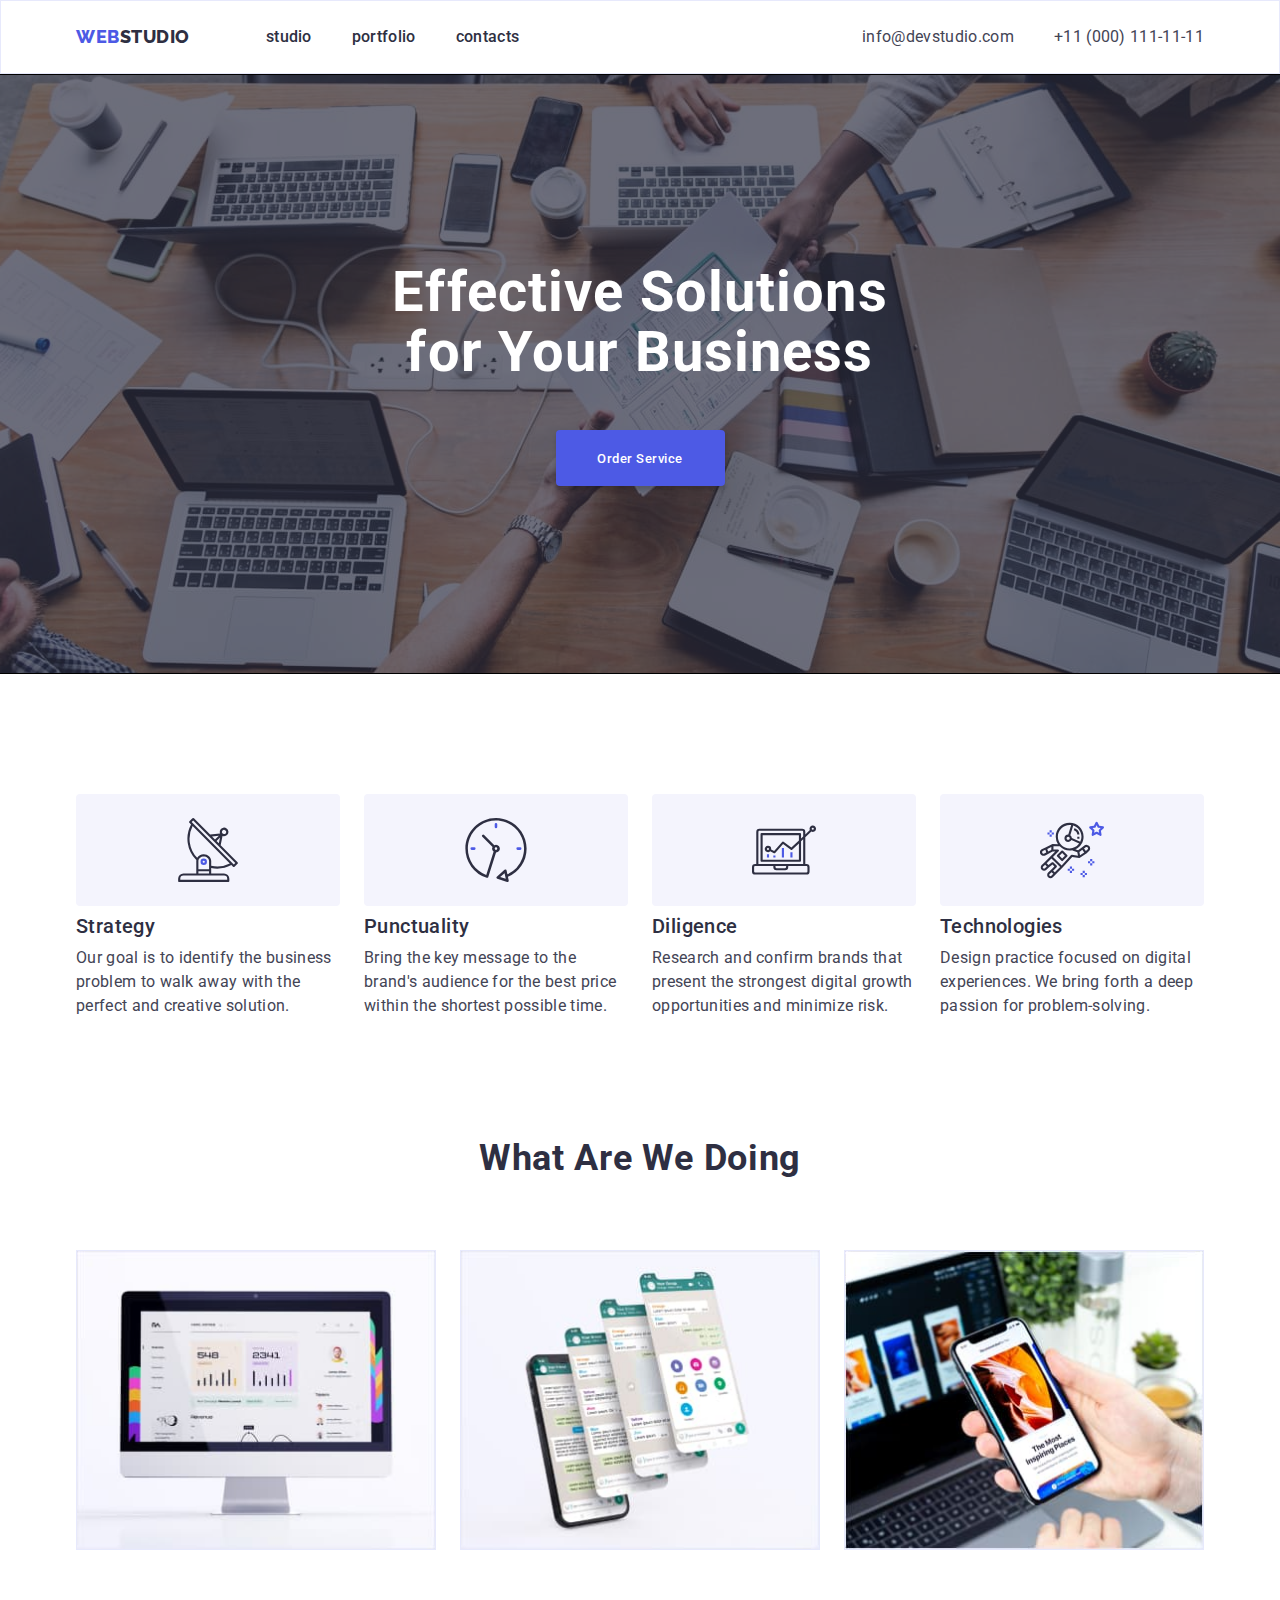
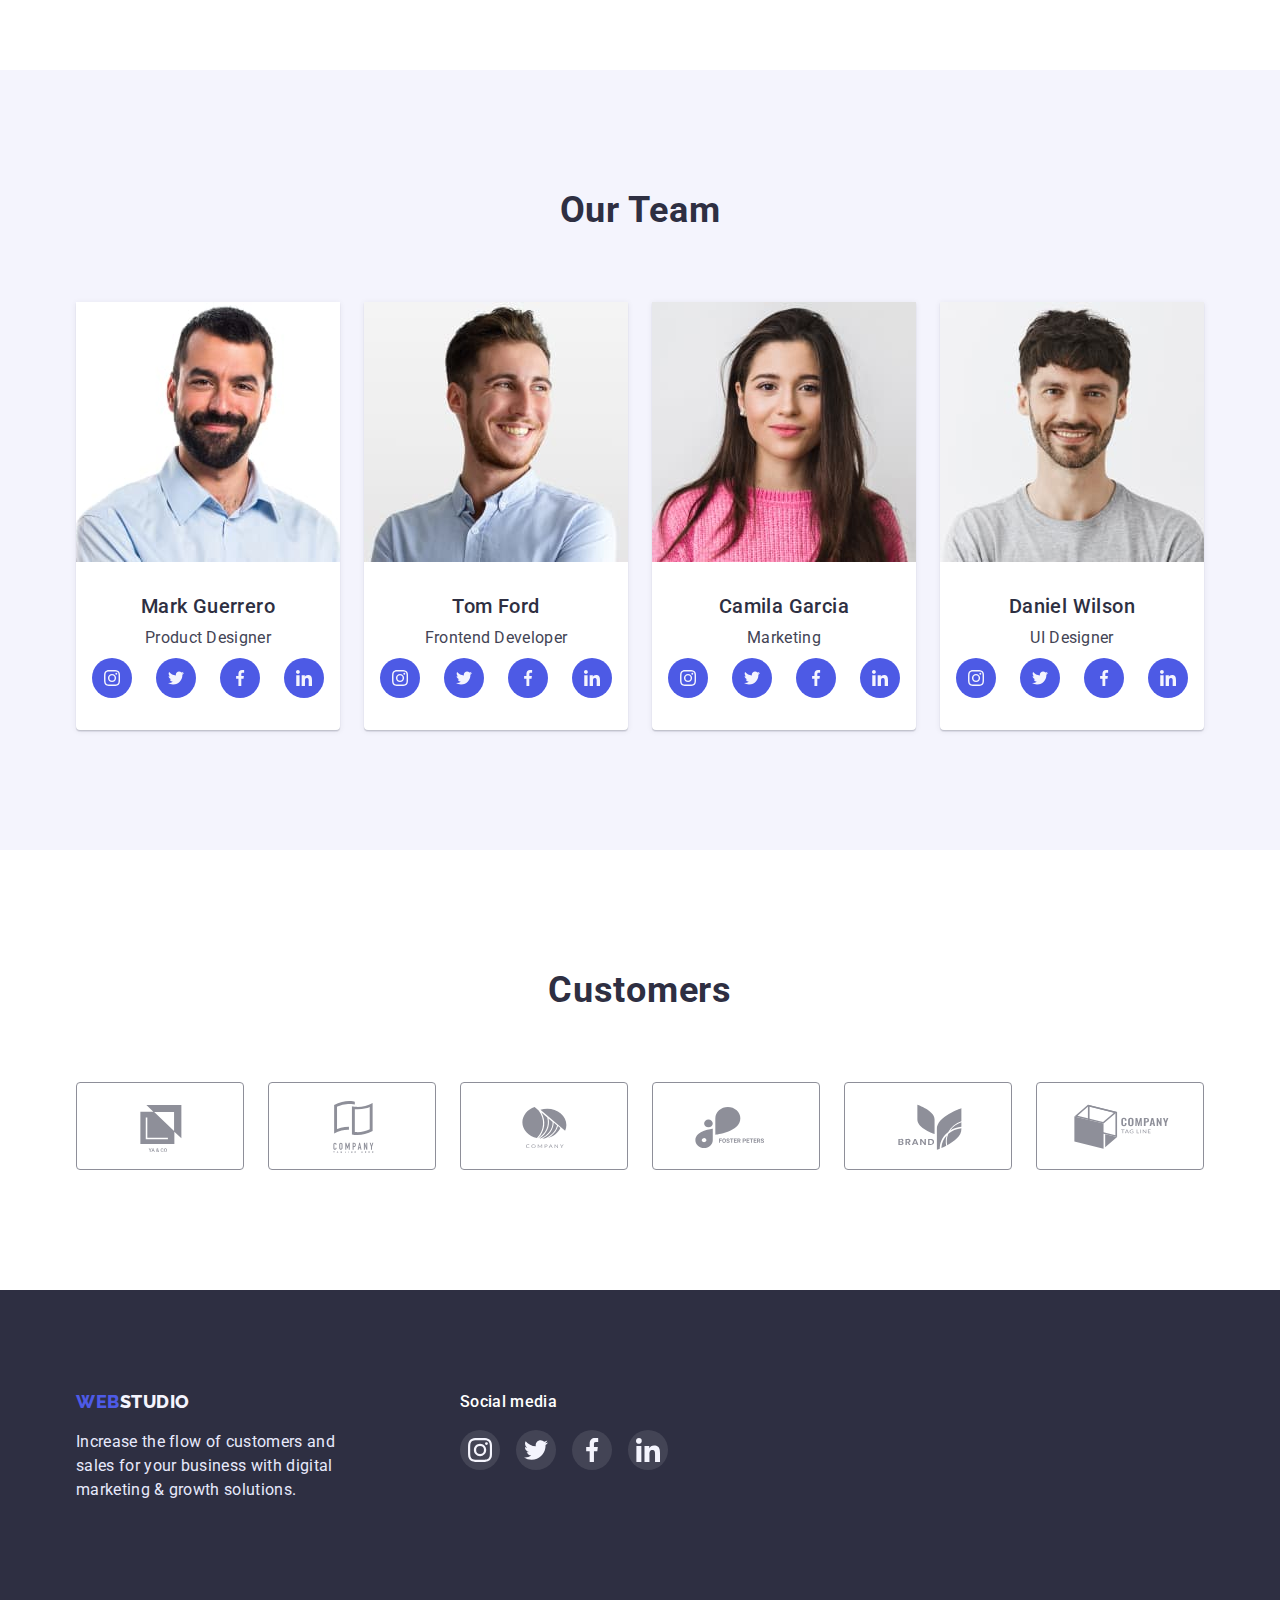
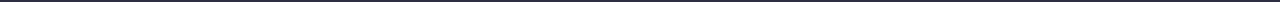
<file: index.html>
<!DOCTYPE html>
<html lang="en">
  <head>
    <meta charset="UTF-8" />
    <meta http-equiv="X-UA-Compatible" content="IE=edge" />
    <meta name="viewport" content="width=device-width, initial-scale=1.0" />
    <title>Document</title>
    <link rel="preconnect" href="https://fonts.googleapis.com" />
    <link rel="preconnect" href="https://fonts.gstatic.com" crossorigin />
    <link
      href="https://fonts.googleapis.com/css2?family=Raleway:wght@800&family=Roboto:wght@400;500;700&display=swap"
      rel="stylesheet"
    />
    <link
      rel="stylesheets"
      href="https://cdnjs.cloudflare.com/ajax/libs/modern-normalize/1.1.0/modern-normalize.min.css"
    />
    <link rel="stylesheet" href="./css/styles.css" />
  </head>
  <body>
    <!--header-->
    <header class="header">
      <div class="header-container container">
        <!--Main navigation-->
        <nav class="header-nav">
          <a class="header-logo link" href="./index.html"
            >web<span class="logo-dark">studio</span>
          </a>

          <ul class="header-list list">
            <li class="header-item">
              <a class="header-link link" href="./index.html">studio</a>
            </li>
            <li class="header-item">
              <a class="header-link link" href="./portfolio.html">portfolio</a>
            </li>
            <li class="header-item">
              <a class="header-link link" href="">contacts</a>
            </li>
          </ul>
        </nav>

        <!--Contacts-->
        <address class="address">
          <ul class="address-list list">
            <li class="address-item">
              <a class="address-link link" href="mailto:info@devstudio.com"
                >info@devstudio.com</a
              >
            </li>
            <li class="address-item">
              <a class="address-link link" href="tel:+110001111111"
                >+11 (000) 111-11-11</a
              >
            </li>
          </ul>
        </address>
      </div>
    </header>

    <main>
      <!--Hero section-->
      <section class="hero">
        <h1 class="hero-title">Effective Solutions for Your Business</h1>
        <button class="btn" type="button">Order Service</button>
      </section>

      <!--Our advantages-->
      <section class="section">
        <div class="container">
          <h2 class="section-title" hidden>Our Advantages</h2>
          
          <ul class="section-list list">
            <li class="section-item">
              <div class="advantages-item">
                <svg class="advantages-icon" width="64" height="64">
                  <use href="./images/symbol-defs.svg#icon-antenna"></use>
                </svg>
              </div>
              <h3 class="section-subtitle">Strategy</h3>
              <p class="section-text">
                Our goal is to identify the business problem to walk away with
                the perfect and creative solution.
              </p>
            </li>

            <li class="section-item">
              <div class="advantages-item">
                <svg class="advantages-icon" width="64" height="64">
                  <use href="./images/symbol-defs.svg#icon-clock"></use>
                </svg>
              </div>
              <h3 class="section-subtitle">Punctuality</h3>
              <p class="section-text">
                Bring the key message to the brand's audience for the best price
                within the shortest possible time.
              </p>
            </li>
            <li class="section-item">
              <div class="advantages-item">
                <svg class="advantages-icon" width="64" height="64">
                  <use href="./images/symbol-defs.svg#icon-diagram"></use>
                </svg>
              </div>
              <h3 class="section-subtitle">Diligence</h3>
              <p class="section-text">
                Research and confirm brands that present the strongest digital
                growth opportunities and minimize risk.
              </p>
            </li>
            <li class="section-item">
              <div class="advantages-item">
                <svg class="advantages-icon" width="64" height="64">
                  <use href="./images/symbol-defs.svg#icon-astronaut"></use>
                </svg>
              </div>
              <h3 class="section-subtitle">Technologies</h3>
              <p class="section-text">
                Design practice focused on digital experiences. We bring forth a
                deep passion for problem-solving.
              </p>
            </li>
          </ul>
        </div>
      </section>

      <!--What are we doing-->
      <section class="gallery section">
        <div class="container">
          <h2 class="section-title">What are we doing</h2>
          <ul class="gallery-list list">
            <li class="gallery-item">
              <img
                class="gallery-img"
                src="images/section2-whatarewedoing/img-1.jpg"
                alt="monitor"
                width="360"
                height="300"
              />
            </li>
            <li class="gallery-item">
              <img
                class="gallery-img"
                src="images/section2-whatarewedoing/img-2.jpg"
                alt="screen"
                width="360"
                height="300"
              />
            </li>
            <li class="gallery-item">
              <img
                class="gallery-img"
                src="images/section2-whatarewedoing/img-3.jpg"
                alt="phone"
                width="360"
                height="300"
              />
            </li>
          </ul>
        </div>
      </section>

      <!--Our team-->
      <section class="team section">
        <div class="container">
          <h2 class="section-title">Our Team</h2>
          <ul class="team-list list">
            <li class="team-item">
              <img
                class="team-photo"
                src="images/section3-ourteam/img-1.jpg"
                alt="mark"
                width="264"
                height="260"
              />
              <div class="team-card">
                <h3 class="section-subtitle">Mark Guerrero</h3>
                <p class="section-text team-position">Product Designer</p>

                <ul class="social-list list">
                  <li class="social-item">
                    <a
                      class="social-link link"
                      href="http://instagram.com"
                      aria-label="Instagram"
                      target="_blank"
                      rel="noopener noreferrer"
                    >
                      <svg class="social-icon" width="16" height="16">
                        <use
                          href="./images/symbol-defs.svg#icon-instagram"
                        ></use>
                      </svg>
                    </a>
                  </li>
                  <li class="social-item">
                    <a
                      class="social-link link"
                      href="http://twitter.com"
                      aria-label="Twitter"
                      target="_blank"
                      rel="noopener noreferrer"
                    >
                      <svg class="social-icon" width="16" height="16">
                        <use href="./images/symbol-defs.svg#icon-twitter"></use>
                      </svg>
                    </a>
                  </li>
                  <li class="social-item">
                    <a
                      class="social-link link"
                      href="http://facebook.com"
                      aria-label="Facebook"
                      target="_blank"
                      rel="noopener noreferrer"
                    >
                      <svg class="social-icon" width="16" height="16">
                        <use
                          href="./images/symbol-defs.svg#icon-facebook"
                        ></use>
                      </svg>
                    </a>
                  </li>
                  <li class="social-item">
                    <a
                      class="social-link link"
                      href="http://linkedin.com"
                      aria-label="LinkedIn"
                      target="_blank"
                      rel="noopener noreferrer"
                    >
                      <svg class="social-icon" width="16" height="16">
                        <use
                          href="./images/symbol-defs.svg#icon-linkedin"
                        ></use>
                      </svg>
                    </a>
                  </li>
                </ul>
              </div>
            </li>

            <li class="team-item">
              <img
                class="team-photo"
                src="images/section3-ourteam/img-2.jpg"
                alt="tom"
                width="264"
                height="260"
              />
              <div class="team-card">
                <h3 class="section-subtitle">Tom Ford</h3>
                <p class="section-text team-position">Frontend Developer</p>
                <ul class="social-list list">
                  <li class="social-item">
                    <a
                      class="social-link link"
                      href="http://instagram.com"
                      aria-label="Instagram"
                      target="_blank"
                      rel="noopener noreferrer"
                    >
                      <svg class="social-icon" width="16" height="16">
                        <use
                          href="./images/symbol-defs.svg#icon-instagram"
                        ></use>
                      </svg>
                    </a>
                  </li>
                  <li class="social-item">
                    <a
                      class="social-link link"
                      href="http://twitter.com"
                      aria-label="Twitter"
                      target="_blank"
                      rel="noopener noreferrer"
                    >
                      <svg class="social-icon" width="16" height="16">
                        <use href="./images/symbol-defs.svg#icon-twitter"></use>
                      </svg>
                    </a>
                  </li>
                  <li class="social-item">
                    <a
                      class="social-link link"
                      href="http://facebook.com"
                      aria-label="Facebook"
                      target="_blank"
                      rel="noopener noreferrer"
                    >
                      <svg class="social-icon" width="16" height="16">
                        <use
                          href="./images/symbol-defs.svg#icon-facebook"
                        ></use>
                      </svg>
                    </a>
                  </li>
                  <li class="social-item">
                    <a
                      class="social-link link"
                      href="http://linkedin.com"
                      aria-label="LinkedIn"
                      target="_blank"
                      rel="noopener noreferrer"
                    >
                      <svg class="social-icon" width="16" height="16">
                        <use
                          href="./images/symbol-defs.svg#icon-linkedin"
                        ></use>
                      </svg>
                    </a>
                  </li>
                </ul>
              </div>
            </li>
            <li class="team-item">
              <img
                class="team-photo"
                src="images/section3-ourteam/img-3.jpg"
                alt="camila"
                width="264"
                height="260"
              />
              <div class="team-card">
                <h3 class="section-subtitle">Camila Garcia</h3>
                <p class="section-text team-position">Marketing</p>
                <ul class="social-list list">
                  <li class="social-item">
                    <a
                      class="social-link link"
                      href="http://instagram.com"
                      aria-label="Instagram"
                      target="_blank"
                      rel="noopener noreferrer"
                    >
                      <svg class="social-icon" width="16" height="16">
                        <use
                          href="./images/symbol-defs.svg#icon-instagram"
                        ></use>
                      </svg>
                    </a>
                  </li>
                  <li class="social-item">
                    <a
                      class="social-link link"
                      href="http://twitter.com"
                      aria-label="Twitter"
                      target="_blank"
                      rel="noopener noreferrer"
                    >
                      <svg class="social-icon" width="16" height="16">
                        <use href="./images/symbol-defs.svg#icon-twitter"></use>
                      </svg>
                    </a>
                  </li>
                  <li class="social-item">
                    <a
                      class="social-link link"
                      href="http://facebook.com"
                      aria-label="Facebook"
                      target="_blank"
                      rel="noopener noreferrer"
                    >
                      <svg class="social-icon" width="16" height="16">
                        <use
                          href="./images/symbol-defs.svg#icon-facebook"
                        ></use>
                      </svg>
                    </a>
                  </li>
                  <li class="social-item">
                    <a
                      class="social-link link"
                      href="http://linkedin.com"
                      aria-label="LinkedIn"
                      target="_blank"
                      rel="noopener noreferrer"
                    >
                      <svg class="social-icon" width="16" height="16">
                        <use
                          href="./images/symbol-defs.svg#icon-linkedin"
                        ></use>
                      </svg>
                    </a>
                  </li>
                </ul>
              </div>
            </li>
            <li class="team-item">
              <img
                class="team-photo"
                src="images/section3-ourteam/img-4.jpg"
                alt="daniel"
                width="264"
                height="260"
              />
              <div class="team-card">
                <h3 class="section-subtitle">Daniel Wilson</h3>
                <p class="section-text team-position">UI Designer</p>
                <ul class="social-list list">
                  <li class="social-item">
                    <a
                      class="social-link link"
                      href="http://instagram.com"
                      aria-label="Instagram"
                      target="_blank"
                      rel="noopener noreferrer"
                    >
                      <svg class="social-icon" width="16" height="16">
                        <use
                          href="./images/symbol-defs.svg#icon-instagram"
                        ></use>
                      </svg>
                    </a>
                  </li>
                  <li class="social-item">
                    <a
                      class="social-link link"
                      href="http://twitter.com"
                      aria-label="Twitter"
                      target="_blank"
                      rel="noopener noreferrer"
                    >
                      <svg class="social-icon" width="16" height="16">
                        <use href="./images/symbol-defs.svg#icon-twitter"></use>
                      </svg>
                    </a>
                  </li>
                  <li class="social-item">
                    <a
                      class="social-link link"
                      href="http://facebook.com"
                      aria-label="Facebook"
                      target="_blank"
                      rel="noopener noreferrer"
                    >
                      <svg class="social-icon" width="16" height="16">
                        <use
                          href="./images/symbol-defs.svg#icon-facebook"
                        ></use>
                      </svg>
                    </a>
                  </li>
                  <li class="social-item">
                    <a
                      class="social-link link"
                      href="http://linkedin.com"
                      aria-label="LinkedIn"
                      target="_blank"
                      rel="noopener noreferrer"
                    >
                      <svg class="social-icon" width="16" height="16">
                        <use
                          href="./images/symbol-defs.svg#icon-linkedin"
                        ></use>
                      </svg>
                    </a>
                  </li>
                </ul>
              </div>
            </li>
          </ul>
        </div>
      </section>

      <!-- Customers -->
      <section class="customers section">
        <div class="container">
          <h2 class="section-title">Customers</h2>

          <ul class="customers-list list">
            <li class="customers-item">
              <a
                class="customers-link link"
                href=""
                aria-label="Company"
                target="_blank"
                rel="noopener noreferrer"
              >
                <svg class="customers-icon" width="104" height="56">
                  <use href="./images/symbol-defs.svg#icon-logo1"></use>
                </svg>
              </a>
            </li>

            <li class="customers-item">
              <a
                class="customers-link link"
                href=""
                aria-label="Company"
                target="_blank"
                rel="noopener noreferrer"
              >
                <svg class="customers-icon" width="104" height="56">
                  <use href="./images/symbol-defs.svg#icon-logo2"></use>
                </svg>
              </a>
            </li>

            <li class="customers-item">
              <a
                class="customers-link link"
                href=""
                aria-label="Company"
                target="_blank"
                rel="noopener noreferrer"
              >
                <svg class="customers-icon" width="104" height="56">
                  <use href="./images/symbol-defs.svg#icon-logo3"></use>
                </svg>
              </a>
            </li>

            <li class="customers-item">
              <a
                class="customers-link link"
                href=""
                aria-label="Company"
                target="_blank"
                rel="noopener noreferrer"
              >
                <svg class="customers-icon" width="104" height="56">
                  <use href="./images/symbol-defs.svg#icon-logo4"></use>
                </svg>
              </a>
            </li>

            <li class="customers-item">
              <a
                class="customers-link link"
                href=""
                aria-label="Company"
                target="_blank"
                rel="noopener noreferrer"
              >
                <svg class="customers-icon" width="104" height="56">
                  <use href="./images/symbol-defs.svg#icon-logo5"></use>
                </svg>
              </a>
            </li>

            <li class="customers-item">
              <a
                class="customers-link link"
                href=""
                aria-label="Company"
                target="_blank"
                rel="noopener noreferrer"
              >
                <svg class="customers-icon" width="104" height="56">
                  <use href="./images/symbol-defs.svg#icon-logo6"></use>
                </svg>
              </a>
            </li>
          </ul>
        </div>
      </section>
    </main>

    <!--Footer-->
    <footer class="footer">
      <div class="footer-items container">
        <div class="footer-wrapper">
          <a class="footer-logo link" href="./index.html"
            >web<span class="logo-light">studio</span>
          </a>
          <p class="footer-text">
            Increase the flow of customers and sales for your business with
            digital marketing & growth solutions.
          </p>
        </div>

        <div class="footer-container">
          <p class="footer-subtitle">Social media</p>
          <ul class="social-list footer-list list">
            <li class="social-item">
              <a
                class="social-link footer-link link"
                href="http://instagram.com"
                aria-label="Instagram"
                target="_blank"
                rel="noopener noreferrer"
              >
                <svg class="social-icon" width="24" height="24">
                  <use href="./images/symbol-defs.svg#icon-instagram"></use>
                </svg>
              </a>
            </li>

            <li class="social-item">
              <a
                class="social-link footer-link link"
                href="http://twitter.com"
                aria-label="Twitter"
                target="_blank"
                rel="noopener noreferrer"
              >
                <svg class="social-icon" width="24" height="24">
                  <use href="./images/symbol-defs.svg#icon-twitter"></use>
                </svg>
              </a>
            </li>

            <li class="social-item">
              <a
                class="social-link footer-link link"
                href="http://facebook.com"
                aria-label="Facebook"
                target="_blank"
                rel="noopener noreferrer"
              >
                <svg class="social-icon" width="24" height="24">
                  <use href="./images/symbol-defs.svg#icon-facebook"></use>
                </svg>
              </a>
            </li>

            <li class="social-item">
              <a
                class="social-link footer-link link"
                href="http://linkedin.com"
                aria-label="LinkedIn"
                target="_blank"
                rel="noopener noreferrer"
              >
                <svg class="social-icon" width="24" height="24">
                  <use href="./images/symbol-defs.svg#icon-linkedin"></use>
                </svg>
              </a>
            </li>
          </ul>
        </div>
      </div>
    </footer>
  </body>
</html>
</file>
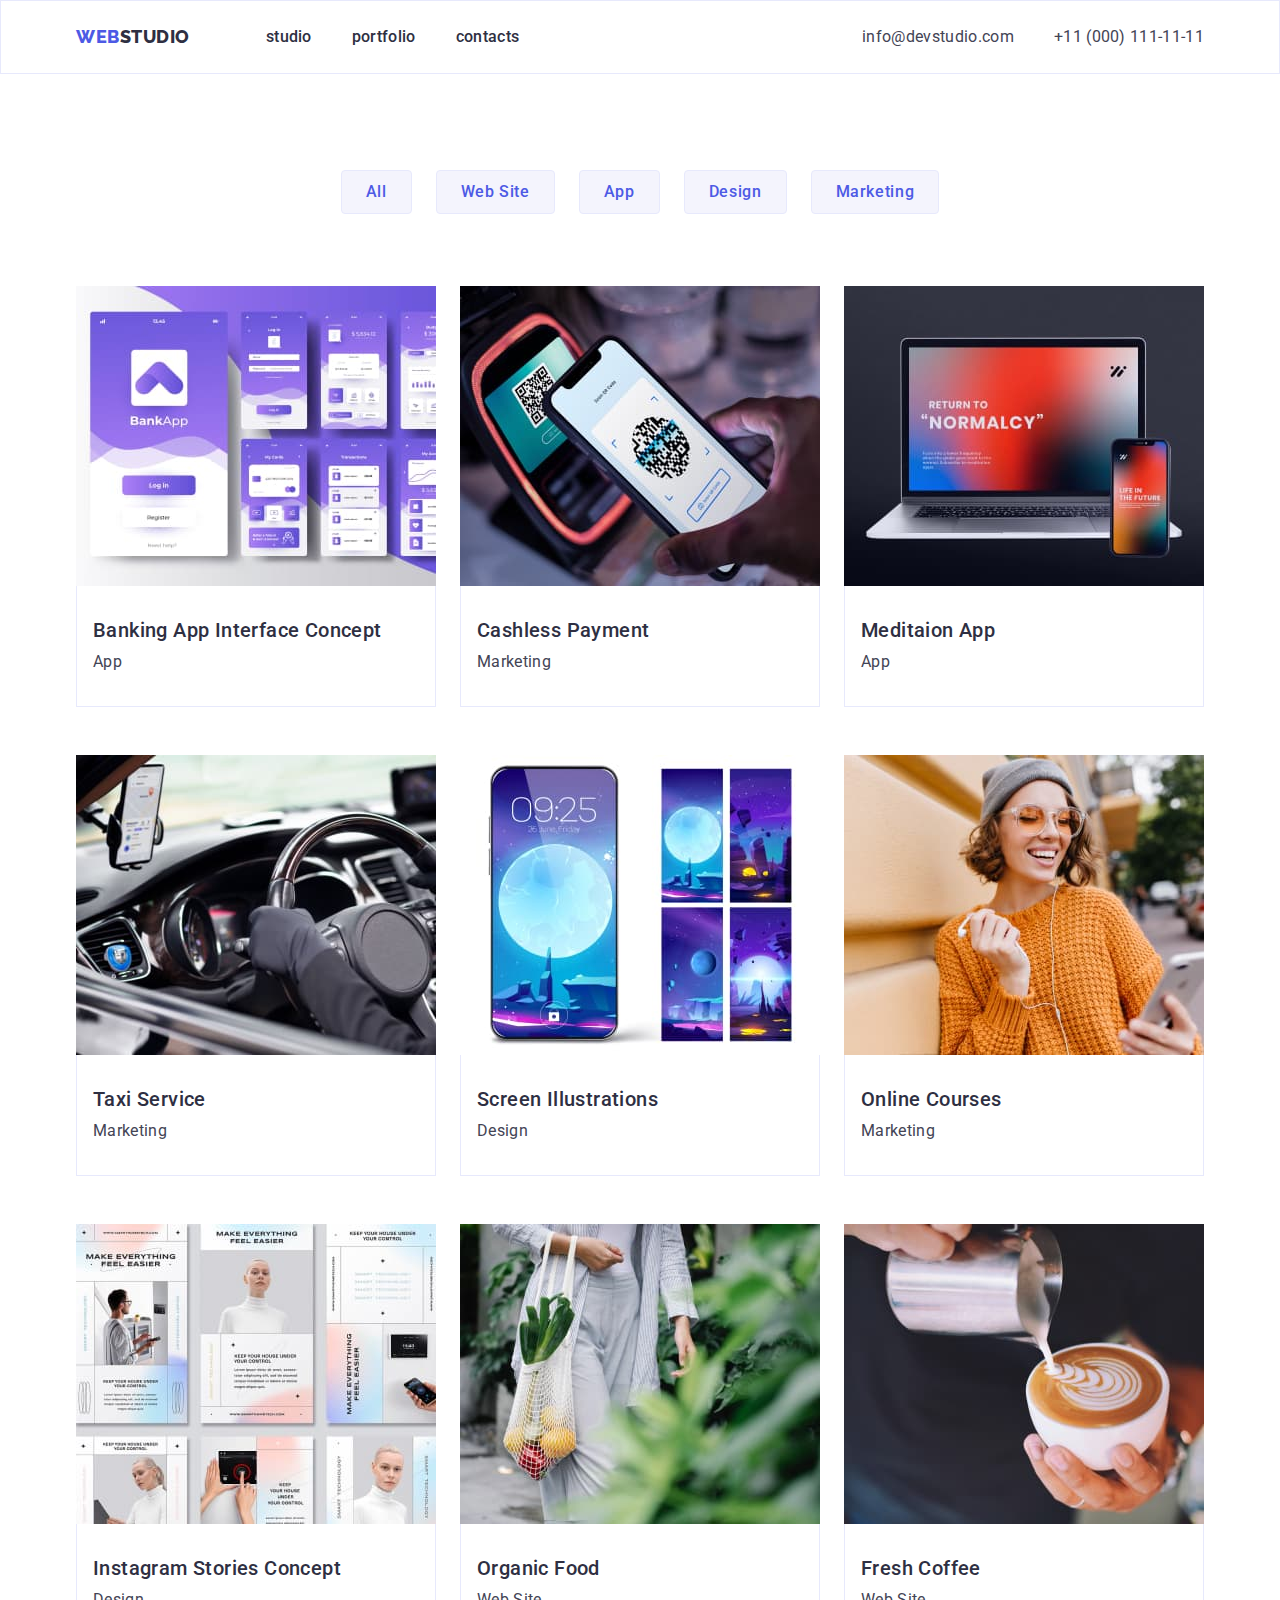
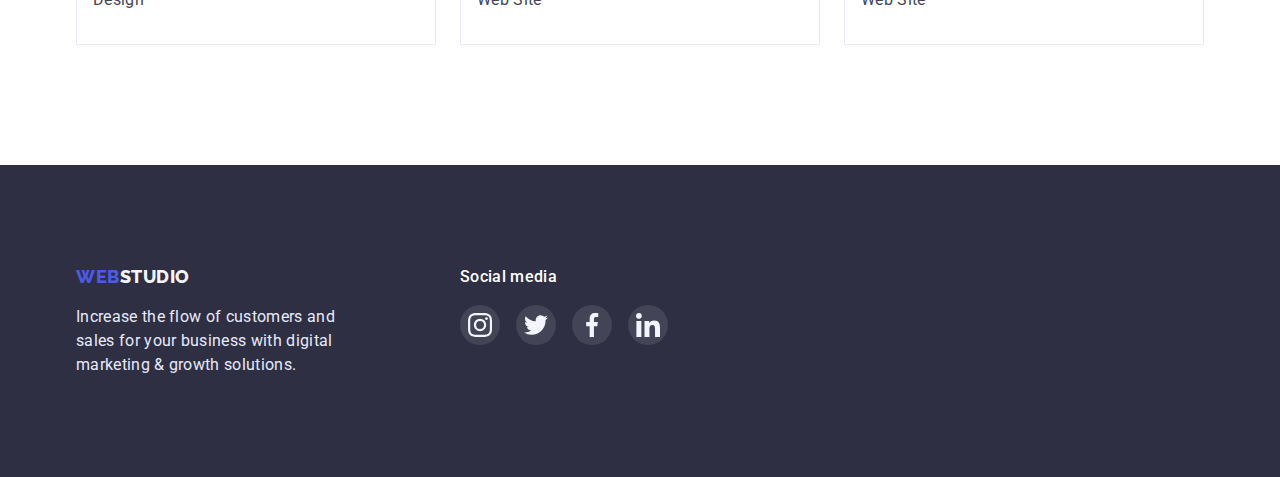
<file: portfolio.html>
<!DOCTYPE html>
<html lang="en">
  <head>
    <meta charset="UTF-8" />
    <meta http-equiv="X-UA-Compatible" content="IE=edge" />
    <meta name="viewport" content="width=device-width, initial-scale=1.0" />
    <title>Document</title>
    <link rel="preconnect" href="https://fonts.googleapis.com" />
    <link rel="preconnect" href="https://fonts.gstatic.com" crossorigin />
    <link
      href="https://fonts.googleapis.com/css2?family=Raleway:wght@800&family=Roboto:wght@400;500;700&display=swap"
      rel="stylesheet"
    />
    <link
      rel="stylesheet"
      href="https://cdnjs.cloudflare.com/ajax/libs/modern-normalize/1.1.0/modern-normalize.min.css"
    />
    <link rel="stylesheet" href="./css/styles.css" />
  </head>

  <body>
    <!-- Header -->
    <header class="header">
      <div class="header-container container">
        <!--Main navigation-->
        <nav class="header-nav">
          <a class="header-logo link" href="./index.html">
            <span>web</span><span class="logo-dark">studio</span>
          </a>

          <ul class="header-list list">
            <li class="header-item">
              <a class="header-link link" href="./index.html">studio</a>
            </li>
            <li class="header-item">
              <a class="header-link link" href="./portfolio.html">portfolio</a>
            </li>
            <li class="header-item">
              <a class="header-link link" href="">contacts</a>
            </li>
          </ul>
        </nav>

        <!--Contacts-->
        <address class="address">
          <ul class="address-list list">
            <li class="address-item">
              <a class="address-link link" href="mailto:info@devstudio.com"
                >info@devstudio.com</a
              >
            </li>
            <li class="address-item">
              <a class="address-link link" href="tel:+110001111111"
                >+11 (000) 111-11-11</a
              >
            </li>
          </ul>
        </address>
      </div>
    </header>

    <main>
      <!-- Filters -->

      <section class="portfolio section">
        <div class="container">
          <ul class="filters-list list">
            <li class="filters-item">
              <button class="filters-btn" type="button">All</button>
            </li>
            <li class="filters-item">
              <button class="filters-btn" type="button">Web Site</button>
            </li>
            <li class="filters-item">
              <button class="filters-btn" type="button">App</button>
            </li>
            <li class="filters-item">
              <button class="filters-btn" type="button">Design</button>
            </li>
            <li class="filters-item">
              <button class="filters-btn" type="button">Marketing</button>
            </li>
          </ul>

          <!-- Portfolio -->

          <h1 class="portfolio-title" hidden>Portfolio</h1>

          <ul class="portfolio-list list">
            <li class="portfolio-item">
              <a class="portfolio-link link" href="">
                <img
                  class="portfolio-img"
                  src="./images/portfolio-section/img-1.jpg"
                  alt="Bank app"
                  width="360"
                  height="300"
                />
                <div class="portfolio-card">
                  <h2 class="section-subtitle">
                    Banking App Interface Concept
                  </h2>
                  <p class="section-text">App</p>
                </div>
              </a>
            </li>
            <li class="portfolio-item">
              <a class="portfolio-link link" href="">
                <img
                  class="portfolio-img"
                  src="./images/portfolio-section/img-2.jpg"
                  alt="Payment"
                  width="360"
                  height="300"
                />
                <div class="portfolio-card">
                  <h2 class="section-subtitle">Cashless Payment</h2>
                  <p class="section-text">Marketing</p>
                </div>
              </a>
            </li>
            <li class="portfolio-item">
              <a class="portfolio-link link" href="">
                <img
                  class="portfolio-img"
                  src="./images/portfolio-section/img-3.jpg"
                  alt="Meditaion"
                  width="360"
                  height="300"
                />
                <div class="portfolio-card">
                  <h2 class="section-subtitle">Meditaion App</h2>
                  <p class="section-text">App</p>
                </div>
              </a>
            </li>
            <li class="portfolio-item">
              <a class="portfolio-link link" href="">
                <img
                  class="portfolio-img"
                  src="./images/portfolio-section/img-4.jpg"
                  alt="Taxi"
                  width="360"
                  height="300"
                />
                <div class="portfolio-card">
                  <h2 class="section-subtitle">Taxi Service</h2>
                  <p class="section-text">Marketing</p>
                </div>
              </a>
            </li>
            <li class="portfolio-item">
              <a class="portfolio-link link" href="">
                <img
                  class="portfolio-img"
                  src="./images/portfolio-section/img-5.jpg"
                  alt="Illustrations"
                  width="360"
                  height="300"
                />
                <div class="portfolio-card">
                  <h2 class="section-subtitle">Screen Illustrations</h2>
                  <p class="section-text">Design</p>
                </div>
              </a>
            </li>
            <li class="portfolio-item">
              <a class="portfolio-link link" href="">
                <img
                  class="portfolio-img"
                  src="./images/portfolio-section/img-6.jpg"
                  alt="Courses"
                  width="360"
                  height="300"
                />
                <div class="portfolio-card">
                  <h2 class="section-subtitle">Online Courses</h2>
                  <p class="section-text">Marketing</p>
                </div>
              </a>
            </li>
            <li class="portfolio-item">
              <a class="portfolio-link link" href="">
                <img
                  class="portfolio-img"
                  src="./images/portfolio-section/img-7.jpg"
                  alt="Stories"
                  width="360"
                  height="300"
                />
                <div class="portfolio-card">
                  <h2 class="section-subtitle">Instagram Stories Concept</h2>
                  <p class="section-text">Design</p>
                </div>
              </a>
            </li>
            <li class="portfolio-item">
              <a class="portfolio-link link" href="">
                <img
                  class="portfolio-img"
                  src="./images/portfolio-section/img-8.jpg"
                  alt="Food"
                  width="360"
                  height="300"
                />
                <div class="portfolio-card">
                  <h2 class="section-subtitle">Organic Food</h2>
                  <p class="section-text">Web Site</p>
                </div>
              </a>
            </li>
            <li class="portfolio-item">
              <a class="portfolio-link link" href="">
                <img
                  class="portfolio-img"
                  src="./images/portfolio-section/img-9.jpg"
                  alt="Coffee"
                  width="360"
                  height="300"
                />
                <div class="portfolio-card">
                  <h2 class="section-subtitle">Fresh Coffee</h2>
                  <p class="section-text">Web Site</p>
                </div>
              </a>
            </li>
          </ul>
        </div>
      </section>
    </main>

    <!--Footer-->
    <footer class="footer">
      <div class="footer-items container">
        <div class="footer-wrapper">
          <a class="footer-logo link" href="./index.html"
            >web<span class="logo-light">studio</span>
          </a>
          <p class="footer-text">
            Increase the flow of customers and sales for your business with
            digital marketing & growth solutions.
          </p>
        </div>

        <div class="footer-container">
          <p class="footer-subtitle">Social media</p>
          <ul class="social-list footer-list list">
            <li class="social-item">
              <a
                class="social-link footer-link link"
                href="http://instagram.com"
                aria-label="Instagram"
                target="_blank"
                rel="noopener noreferrer"
              >
                <svg class="social-icon" width="24" height="24">
                  <use href="./images/symbol-defs.svg#icon-instagram"></use>
                </svg>
              </a>
            </li>

            <li class="social-item">
              <a
                class="social-link footer-link link"
                href="http://twitter.com"
                aria-label="Twitter"
                target="_blank"
                rel="noopener noreferrer"
              >
                <svg class="social-icon" width="24" height="24">
                  <use href="./images/symbol-defs.svg#icon-twitter"></use>
                </svg>
              </a>
            </li>
            
            <li class="social-item">
              <a
                class="social-link footer-link link"
                href="http://facebook.com"
                aria-label="Facebook"
                target="_blank"
                rel="noopener noreferrer"
              >
                <svg class="social-icon" width="24" height="24">
                  <use href="./images/symbol-defs.svg#icon-facebook"></use>
                </svg>
              </a>
            </li>
            <li class="social-item">
              <a
                class="social-link footer-link link"
                href="http://linkedin.com"
                aria-label="LinkedIn"
                target="_blank"
                rel="noopener noreferrer"
              >
                <svg class="social-icon" width="24" height="24">
                  <use href="./images/symbol-defs.svg#icon-linkedin"></use>
                </svg>
              </a>
            </li>
          </ul>
        </div>
      </div>
    </footer>
  </body>
</html>
</file>
<file: css/styles.css>
:root {
    /* fonts */
--main-font: "Roboto", sans-serif;
--second-font: "Raleway", sans-serif;

    /* colors */
--primary-brand: #4D5AE5;
--pressed-state: #404BBF;
--dark: #2E2F42;
--success: #31d0aa;
--sucsess-75: rgba(49, 208, 170, 0.75);
--sucsess-50: rgba(49, 208, 170, 0.5);
--sucsess-10: rgba(49, 208, 170, 0.1);
--text: #434455;
--subtle-text: #8E8F99;
--accent: #E7E9FC;
--light: #F4F4FD;
--modal-overlay: rgba(46, 47, 66, 0.4);
--hero-background: rgba(46, 47, 66, 0.7);
--white: #FFFFFF;
}

*,
*::before,
*::after {
box-sizing: border-box; 
}

/* Reset */
h1,
h2,
h3,
h4,
h5,
h6,
p {
 margin: 0;
 padding: 0;
}

ul {
margin: 0;
padding: 0;
list-style: none;
}

img {
display: block;
max-width: 100%;
height: auto;
}



/* Main styles */

body {
margin: 0;
font-family: var(--main-font);
font-size: 16px;
color: var(--text);
}

.link {
font-family: inherit;
text-decoration: none;
}

.container {
width: 1158px;
padding-left: 15px;
padding-right: 15px;
margin-left: auto;
margin-right: auto;

/* outline: 2px solid red;
outline-offset: -2px; */
}


/* ---------------------------------------------- */
/* Header styles */
/* ---------------------------------------------- */

.header {
border: 1px solid #E7E9FC;
}

.header-container {
display: flex;
align-items: center;
}

.header-nav {
display: flex;
align-items: center;
margin-right: auto;
}

.header-logo {
margin-right: 76px;

}

.header-list,
.address-list {
display: flex;
gap: 40px;
}

.header-logo,
.footer-logo {
font-family: var(--second-font);
font-weight: 800;
font-size: 18px;
line-height: calc(24 / 18);
letter-spacing: 0.03em;
text-transform: uppercase;
color: var(--primary-brand);
}

.logo-dark {
color: var(--dark);
}

.header-link {
 display: block;
 padding-top: 24px;
 padding-bottom: 24px;

line-height: 1.5;
font-weight: 500;
letter-spacing: 0.02em;
color: var(--dark);
}

.header-link:hover,
.header-link:focus {
color: var(--pressed-state);
}

/* ---------------------------------------------- */
/* Contacts styles */
/* ---------------------------------------------- */

.address-link {
display: block;
padding-top: 24px;
padding-bottom: 24px;

font-style: normal;
line-height: 1.5;
letter-spacing: 0.02em;
color: currentColor;
}

.address-link:hover,
.address-link:focus {
color: var(--pressed-state);
}

/* ---------------------------------------------- */
/* Hero section styles*/
/* ---------------------------------------------- */

.hero {
background-image:
url(../images/hero/dark-bg.png),
url(../images/hero/people-office.jpg);

background-repeat: no-repeat;
background-position: center;
background-size: cover;
max-width: 1440px;
min-height:600px;
margin-left: auto;
margin-right: auto;

padding: 188px 0px;
text-align: center;
}

.hero-title {
margin-bottom: 48px;
width: 500px;
margin-left: auto;
margin-right: auto;

font-size: 56px;
line-height: calc(60 / 56);
letter-spacing: 0.02em;
color: var(--white);

}


.btn {
display: inline-block;
min-width: 169px;
min-height: 56px;

border: none;
box-shadow: 0px 4px 4px rgba(0, 0, 0, 0.15);
border-radius: 4px;

font-family: inherit;
font-weight: 500;
letter-spacing: 0.04em;
cursor: pointer;
color: var(--white);
background-color: var(--primary-brand);

}
.btn:hover,
.btn:focus {
background-color: var(--pressed-state);
}

/* ------------------------------------ */
/* Our advantages styles */
/* ------------------------------------ */

.section {
padding-top: 120px;
padding-bottom: 120px;
}


.advantages-item {
display: flex;
align-items: center;
justify-content: center;
width: 264px;
height: 112px;
margin-bottom: 8px;

background-color: var(--light);
border-radius: 4px;
}

.section-list {
display: flex;
gap: 24px;

}
.section-item {
width: 264px;
}

.section-subtitle {
margin-bottom: 8px;

font-weight: 500;
font-size: 20px;
line-height: calc(24 / 20);
letter-spacing: 0.02em;
color: var(--dark);
}

.section-text {
line-height: 1.5;
letter-spacing: 0.02em;
color: var(--text);
}


/* ------------------------------------------ */
/*  What are we doing styles*/
/* ------------------------------------------ */

.gallery {
padding-top: 0; 
}

.section-title {
margin-bottom: 72px;
margin-left: auto;
margin-right: auto;

font-size: 36px;
line-height: calc(40 / 36);
letter-spacing: 0.02em;
text-align: center;
text-transform: capitalize;
color: var(--dark);
}

.gallery-list {
display: flex;
gap: 24px;
}

.gallery-img {
border: 1px solid #E7E9FC;
}


/* ------------------------------------ */
/* Our team */
/* ------------------------------------ */

.team {
background-color: var(--light);
}

.team-list {
display: flex;
gap: 24px;
}

.team-card {
padding: 32px 16px;
text-align: center;
}

.team-position {
margin-bottom: 8px;
}

.team-item {
box-shadow: 0px 1px 6px rgba(46, 47, 66, 0.08), 0px 1px 1px rgba(46, 47, 66, 0.16), 0px 2px 1px rgba(46, 47, 66, 0.08);
border-radius: 0px 0px 4px 4px;

 background-color: var(--white);
}

.social-list {
display: flex;
justify-content: center;
gap: 24px;
}

.social-link {
display: flex;
align-items: center;
justify-content: center;
width: 40px;
height: 40px;
background-color: var(--primary-brand);
border-radius: 50%;
}

.social-icon {
fill: var(--light);
}

.social-link:hover,
.social-link:focus {
background-color: var(--pressed-state);
}


/* ------------------------------------ */
/* Customers */
/* ------------------------------------ */

.customers-list {
display: flex;
justify-content: space-between;
}

.customers-link {
display: flex;
align-items: center;
justify-content: center;
width: 168px;
height: 88px;
border: 1px solid #8E8F99;
border-radius: 4px;
}

.customers-icon {
fill: var(--subtle-text);
}

.customers-link:hover .customers-icon,
.customers-link:focus .customers-icon {
fill: var(--pressed-state);

}

.customers-link:hover,
.customers-link:focus {
border: 1px solid var(--pressed-state);
}

/* ------------------------------------ */
/* Filters */
/* ------------------------------------ */

.filters-list {
display: flex;
justify-content: center;
gap: 24px;
margin-bottom: 72px;
}

.filters-btn {
display: inline-block;
padding: 12px 24px;

font-family: inherit;
font-weight: 500;
letter-spacing: 0.04em;
color: var(--primary-brand);
background-color: var(--light);
cursor: pointer;

border: 1px solid #E7E9FC;
border-radius: 4px;
}

.filters-btn:hover,
.filters-btn:focus {
color: var(--white);
background-color: var(--pressed-state);
box-shadow: 0px 3px 1px rgba(0, 0, 0, 0.1), 
0px 2px 1px rgba(0, 0, 0, 0.08), 
0px 2px 2px rgba(0, 0, 0, 0.12);
}

/* ------------------------------------ */
/*  Portfolio */
/* ------------------------------------- */
.portfolio {
padding-top: 96px;
}

.portfolio-list {
display: flex;
flex-wrap: wrap;
row-gap: 48px;
column-gap: 24px;
}


.portfolio-item {
width: 360px;
}

.portfolio-link {
display: block;
}

.portfolio-link:hover,
.portfolio-link:focus {
box-shadow:  0px 1px 6px 
rgba(46, 47, 66, 0.08), 
0px 1px 1px 
rgba(46, 47, 66, 0.16), 
0px 2px 1px 
rgba(46, 47, 66, 0.08);;
}

.portfolio-card {
    padding: 32px 16px;
    border: 1px solid #E7E9FC;
    border-top: none;
    }
    

/* ------------------------------------ */
/* Footer */
/* ------------------------------------ */

.footer {
padding: 100px 0;
background-color: var(--dark);
}

.footer-items {
display: flex;
}
.footer-wrapper {
margin-right: 120px; 
}

.footer-logo {
margin-bottom: 16px;
display: block;
}

.logo-light {
color: var(--light);
}

.footer-text {
width: 264px;
line-height: 1.5;
letter-spacing: 0.02em;
color: var(--accent);
}

.footer-subtitle {
margin-bottom: 16px;
font-weight: 500;
font-size: 16px;
line-height: 1.5;
letter-spacing: 0.02em;
color: var(--white);
    
}
.footer-list {
gap: 16px;
}

.footer-link {
background-color: rgba(255, 255, 255, 0.1);
}

.footer-link:hover,
.footer-link:focus {
background-color: var(--success);
}
</file>
